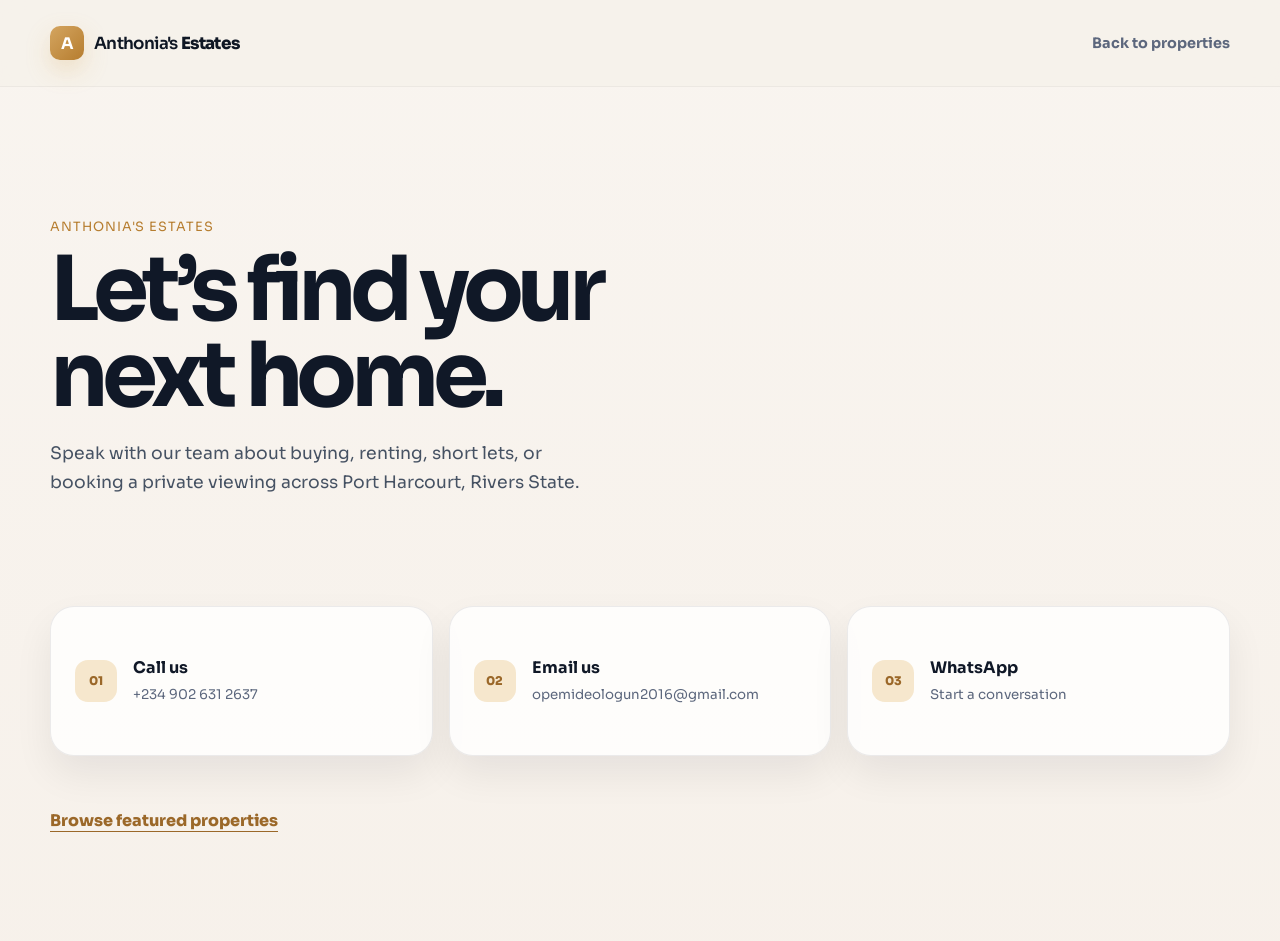
<file: index.html/contact.html>
<!DOCTYPE html>
<html lang="en">
  <head>
    <meta charset="UTF-8" />
    <meta name="viewport" content="width=device-width, initial-scale=1.0" />
    <meta name="description" content="Contact Anthonia's Estates for premium property guidance across Port Harcourt, Rivers State." />
    <title>Contact Anthonia's Estates</title>
    <link rel="preconnect" href="https://fonts.googleapis.com" />
    <link rel="preconnect" href="https://fonts.gstatic.com" crossorigin />
    <link href="https://fonts.googleapis.com/css2?family=Sora:wght@400;500;600;700;800&display=swap" rel="stylesheet" />
    <link rel="stylesheet" href="style.css" />
  </head>
  <body>
    <div class="page-shell">
      <header class="topbar">
        <nav class="nav container" aria-label="Main navigation">
          <a href="index.html" class="brand" aria-label="Anthonia's Estates home">
            <span class="brand-mark">A</span>
            <span class="brand-text">Anthonia's <strong>Estates</strong></span>
          </a>
          <a class="back-link" href="index.html">Back to properties</a>
        </nav>
      </header>

      <main class="contact-page container">
        <section class="contact-hero">
          <span class="eyebrow contact-eyebrow">Anthonia's Estates</span>
          <h1>Let’s find your next home.</h1>
          <p>Speak with our team about buying, renting, short lets, or booking a private viewing across Port Harcourt, Rivers State.</p>
        </section>

        <section class="contact-options" aria-label="Contact options">
          <a class="contact-option" href="tel:+2349026312637">
            <span class="contact-icon">01</span>
            <span><strong>Call us</strong><small>+234 902 631 2637</small></span>
          </a>
          <a class="contact-option" href="mailto:opemideologun2016@gmail.com">
            <span class="contact-icon">02</span>
            <span><strong>Email us</strong><small>opemideologun2016@gmail.com</small></span>
          </a>
          <a class="contact-option" href="https://wa.me/2349026312637" target="_blank" rel="noopener">
            <span class="contact-icon">03</span>
            <span><strong>WhatsApp</strong><small>Start a conversation</small></span>
          </a>
        </section>

        <a class="contact-home-link" href="index.html">Browse featured properties</a>
      </main>
    </div>
  </body>
</html>
</file>
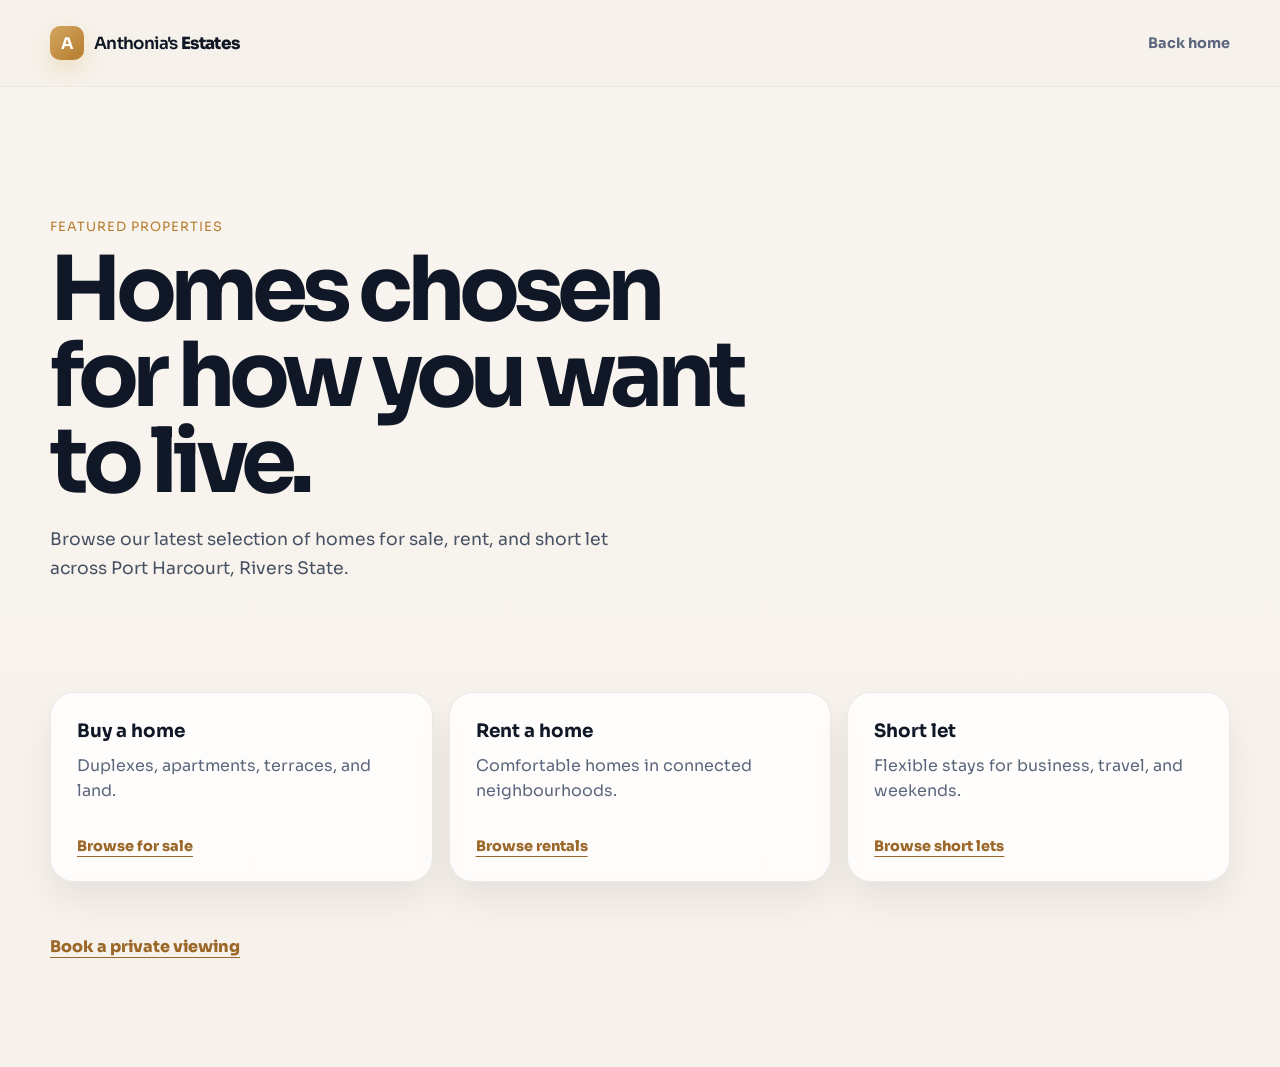
<file: index.html/properties.html>
<!DOCTYPE html>
<html lang="en">
  <head>
    <meta charset="UTF-8" />
    <meta name="viewport" content="width=device-width, initial-scale=1.0" />
    <title>Properties | Anthonia's Estates</title>
    <link rel="preconnect" href="https://fonts.googleapis.com" /><link rel="preconnect" href="https://fonts.gstatic.com" crossorigin />
    <link href="https://fonts.googleapis.com/css2?family=Sora:wght@400;500;600;700;800&display=swap" rel="stylesheet" /><link rel="stylesheet" href="style.css" />
  </head>
  <body><div class="page-shell"><header class="topbar"><nav class="nav container" aria-label="Main navigation"><a href="index.html" class="brand" aria-label="Anthonia's Estates home"><span class="brand-mark">A</span><span class="brand-text">Anthonia's <strong>Estates</strong></span></a><a class="back-link" href="index.html">Back home</a></nav></header>
    <main class="directory-page container"><section class="directory-hero"><span class="eyebrow contact-eyebrow">Featured properties</span><h1>Homes chosen for how you want to live.</h1><p>Browse our latest selection of homes for sale, rent, and short let across Port Harcourt, Rivers State.</p></section><section class="directory-grid property-directory" aria-label="Property categories"><article><strong>Buy a home</strong><span>Duplexes, apartments, terraces, and land.</span><a href="index.html#properties">Browse for sale</a></article><article><strong>Rent a home</strong><span>Comfortable homes in connected neighbourhoods.</span><a href="index.html#properties">Browse rentals</a></article><article><strong>Short let</strong><span>Flexible stays for business, travel, and weekends.</span><a href="index.html#properties">Browse short lets</a></article></section><a class="contact-home-link" href="visit.html">Book a private viewing</a></main>
  </div></body>
</html>
</file>
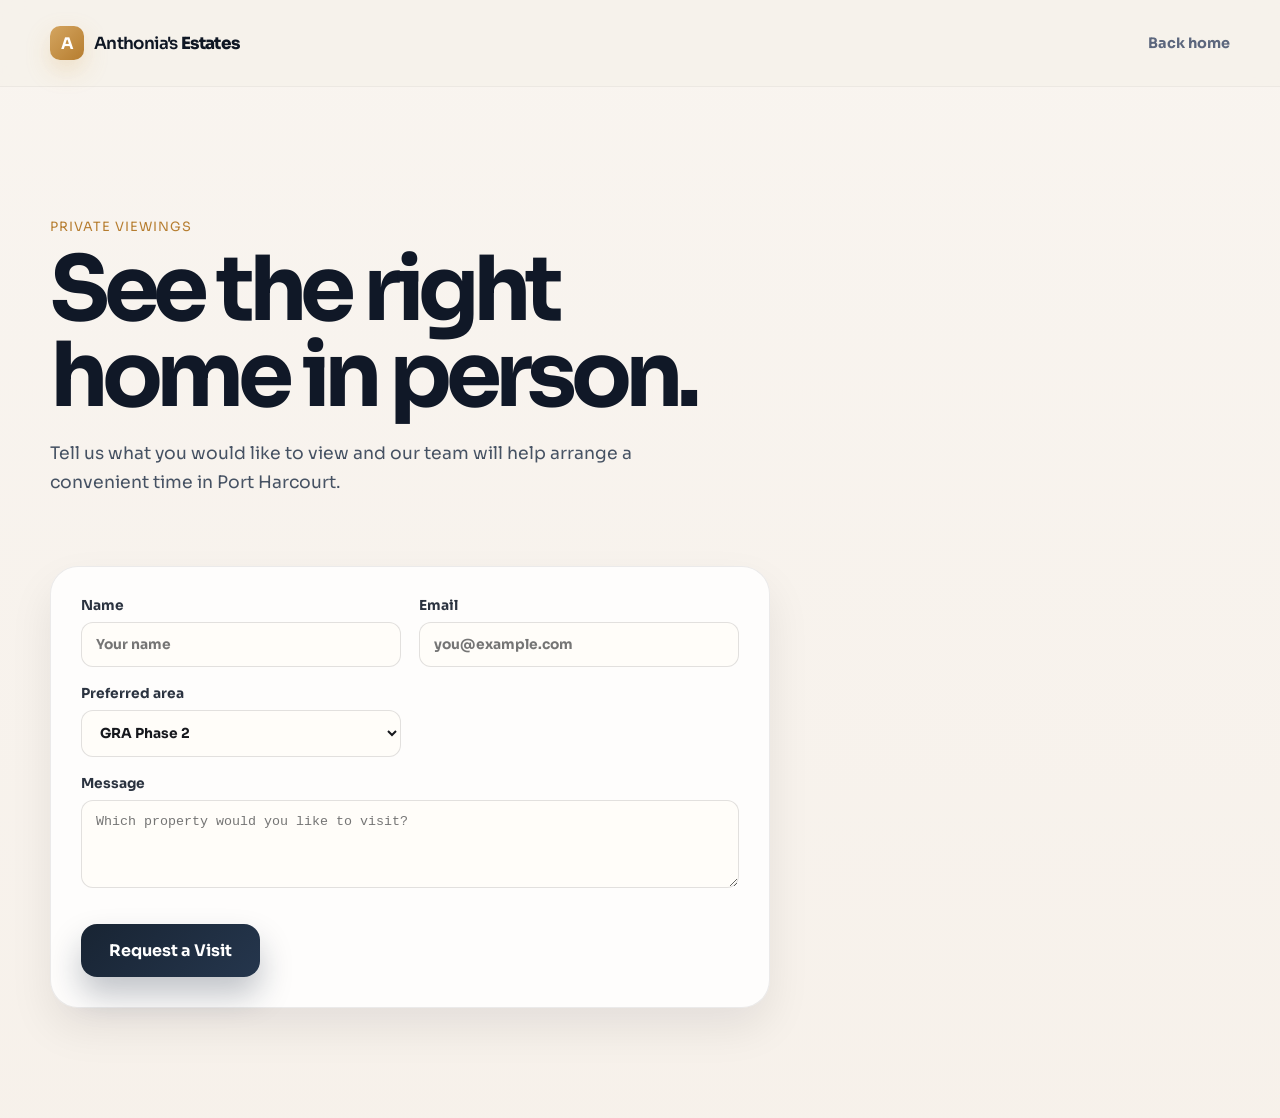
<file: index.html/visit.html>
<!DOCTYPE html>
<html lang="en">
  <head><meta charset="UTF-8" /><meta name="viewport" content="width=device-width, initial-scale=1.0" /><title>Book a Visit | Anthonia's Estates</title><link rel="preconnect" href="https://fonts.googleapis.com" /><link rel="preconnect" href="https://fonts.gstatic.com" crossorigin /><link href="https://fonts.googleapis.com/css2?family=Sora:wght@400;500;600;700;800&display=swap" rel="stylesheet" /><link rel="stylesheet" href="style.css" /></head>
  <body><div class="page-shell"><header class="topbar"><nav class="nav container" aria-label="Main navigation"><a href="index.html" class="brand" aria-label="Anthonia's Estates home"><span class="brand-mark">A</span><span class="brand-text">Anthonia's <strong>Estates</strong></span></a><a class="back-link" href="index.html">Back home</a></nav></header>
    <main class="visit-page container"><section class="directory-hero"><span class="eyebrow contact-eyebrow">Private viewings</span><h1>See the right home in person.</h1><p>Tell us what you would like to view and our team will help arrange a convenient time in Port Harcourt.</p></section><form class="visit-form"><label>Name<input required type="text" placeholder="Your name" /></label><label>Email<input required type="email" placeholder="you@example.com" /></label><label>Preferred area<select><option>GRA Phase 2</option><option>Old GRA</option><option>Peter Odili</option><option>Trans Amadi</option><option>Woji</option><option>Rumuola</option><option>Eliozu</option></select></label><label>Message<textarea rows="4" placeholder="Which property would you like to visit?"></textarea></label><button class="primary-btn" type="submit">Request a Visit</button><p class="form-success" hidden>Thank you. We will contact you to confirm your viewing.</p></form></main>
  </div><script>document.querySelector('.visit-form').addEventListener('submit', (event) => { event.preventDefault(); event.currentTarget.querySelector('.form-success').hidden = false; event.currentTarget.reset(); });</script></body>
</html>
</file>
<file: index.html/style.css>
:root {
  --bg: #f6f1eb;
  --panel: #fffdf9;
  --card: #ffffff;
  --shell: #f0e6db;
  --text: #16181d;
  --muted: #5c677d;
  --line: rgba(21, 26, 36, 0.08);
  --gold: #d7a85d;
  --gold-soft: #f6e7cd;
  --green: #1d7a55;
  --dark: #0f1724;
  --shadow: 0 24px 50px rgba(17, 18, 30, 0.12);
}

* {
  box-sizing: border-box;
}

html {
  scroll-behavior: smooth;
}

body {
  margin: 0;
  font-family: "Sora", sans-serif;
  background:
    linear-gradient(180deg, rgba(246, 240, 233, 0.7), rgba(246, 240, 233, 0.93)),
    url("https://images.unsplash.com/photo-1494526585095-c41746248156?auto=format&fit=crop&w=1800&q=80") center/cover no-repeat fixed;
  color: var(--text);
}

img {
  display: block;
  max-width: 100%;
}

a {
  color: inherit;
  text-decoration: none;
}

button,
input,
select {
  font: inherit;
}

button {
  cursor: pointer;
}

.page-shell {
  min-height: 100vh;
}

.container {
  width: min(1180px, calc(100% - 48px));
  margin: 0 auto;
}

.topbar {
  position: sticky;
  top: 0;
  z-index: 20;
  background: rgba(246, 241, 235, 0.92);
  backdrop-filter: blur(10px);
  border-bottom: 1px solid rgba(15, 17, 20, 0.04);
}

.nav {
  display: flex;
  align-items: center;
  justify-content: space-between;
  min-height: 86px;
  padding: 10px 0;
}

.nav-panel {
  width: min(1180px, calc(100% - 48px));
  margin: 0 auto 12px;
  display: none;
  gap: 10px;
  padding: 12px 14px;
  border-radius: 18px;
  background: rgba(255, 255, 255, 0.8);
  border: 1px solid rgba(17, 18, 30, 0.06);
  box-shadow: 0 12px 30px rgba(17, 18, 30, 0.06);
}

.nav-panel.is-open {
  display: flex;
  flex-wrap: wrap;
}

.nav-panel a {
  padding: 10px 12px;
  border-radius: 12px;
  color: #2b3340;
  font-weight: 600;
}

.nav-panel a:hover {
  background: rgba(215, 168, 93, 0.12);
  color: #1d1710;
}

.brand {
  display: inline-flex;
  align-items: center;
  gap: 10px;
  font-weight: 600;
  letter-spacing: -0.04em;
  color: var(--dark);
}

.brand-mark {
  display: inline-grid;
  place-items: center;
  width: 34px;
  height: 34px;
  border-radius: 10px;
  background: linear-gradient(135deg, #d4a560, #b67d2f);
  color: #fff;
  font-weight: 700;
  box-shadow: 0 10px 25px rgba(215, 168, 93, 0.28);
}

.brand-text {
  font-size: 1.05rem;
}

.brand-text strong {
  font-weight: 800;
}

.menu-button {
  width: 54px;
  height: 54px;
  border-radius: 14px;
  border: 1px solid rgba(17, 18, 30, 0.08);
  background: rgba(255, 255, 255, 0.72);
  display: inline-flex;
  align-items: center;
  justify-content: center;
  flex-direction: column;
  gap: 5px;
  box-shadow: inset 0 0 0 1px rgba(17, 18, 30, 0.02);
  transition: all 0.2s ease;
}

.menu-button:hover {
  background: rgba(255, 255, 255, 0.9);
}

.menu-button:active {
  transform: scale(0.97);
}

.menu-button.is-open {
  background: rgba(215, 168, 93, 0.18);
  border-color: rgba(215, 168, 93, 0.35);
}

.menu-button span {
  width: 22px;
  height: 2px;
  background: var(--dark);
  border-radius: 50px;
}

.hero {
  display: grid;
  grid-template-columns: 1.06fr 1.24fr;
  gap: 34px;
  align-items: center;
  padding: 18px 0 22px;
}

.hero-media {
  position: relative;
  min-height: 620px;
  overflow: hidden;
  border-radius: 34px;
  box-shadow: 0 22px 52px rgba(17, 18, 30, 0.12);
  border: 1px solid rgba(255, 255, 255, 0.45);
}

.hero-media img {
  width: 100%;
  height: 100%;
  min-height: 620px;
  object-fit: cover;
  border-radius: 34px;
  filter: saturate(1.05) contrast(1.04);
}

.hero-copy {
  padding: 12px 0;
}

.hero-copy h1 {
  margin: 0;
  font-size: clamp(2.8rem, 4.2vw, 5rem);
  line-height: 0.93;
  letter-spacing: -0.065em;
  font-weight: 800;
  color: #101827;
  text-shadow: 0 1px 0 rgba(255,255,255,0.5);
}

.hero-copy p {
  margin: 22px 0 26px;
  max-width: 560px;
  color: #465263;
  font-size: 1.08rem;
  line-height: 1.7;
}

.tab-row {
  display: inline-flex;
  gap: 10px;
  padding: 8px;
  border-radius: 20px;
  background: rgba(255, 255, 255, 0.6);
  box-shadow: inset 0 0 0 1px rgba(17, 18, 30, 0.04);
}

.tab {
  border: 0;
  background: transparent;
  padding: 10px 18px;
  border-radius: 14px;
  color: var(--muted);
  font-weight: 600;
  transition: all 0.2s ease;
}

.tab:hover {
  background: rgba(255, 255, 255, 0.35);
}

.tab:active {
  transform: translateY(1px) scale(0.99);
}

.tab.active {
  background: var(--dark);
  color: #fff;
  box-shadow: 0 12px 22px rgba(18, 22, 30, 0.15);
}

.tab:focus-visible,
.primary-btn:focus-visible,
.menu-button:focus-visible,
.popular-tags button:focus-visible,
.save-btn:focus-visible,
.agent-row button:focus-visible,
.cta-card button:focus-visible {
  outline: 3px solid rgba(215, 168, 93, 0.55);
  outline-offset: 2px;
}

.search-panel {
  margin-top: 24px;
  padding: 20px 20px 18px;
  border-radius: 28px;
  border: 1px solid rgba(17, 18, 30, 0.06);
  background: rgba(255, 255, 255, 0.74);
  box-shadow: 0 20px 45px rgba(18, 22, 30, 0.09);
  backdrop-filter: blur(4px);
}

.search-grid {
  display: grid;
  grid-template-columns: repeat(4, minmax(0, 1fr));
  gap: 16px;
}

.search-panel label {
  display: block;
  color: var(--muted);
}

.search-panel label > span {
  display: inline-block;
  margin-bottom: 8px;
  font-size: 0.74rem;
  font-weight: 700;
  letter-spacing: 0.04em;
  text-transform: uppercase;
  color: #374151;
}

.search-panel select,
.search-panel input {
  width: 100%;
  border: 1px solid rgba(17, 18, 30, 0.09);
  background: rgba(248, 247, 246, 0.86);
  border-radius: 14px;
  padding: 14px 16px;
  color: var(--text);
  font-size: 0.96rem;
  outline: none;
}

.range-inputs {
  display: flex;
  align-items: center;
  gap: 8px;
  border: 1px solid rgba(17, 18, 30, 0.09);
  background: rgba(248, 247, 246, 0.86);
  border-radius: 14px;
  padding: 6px 10px;
}

.range-inputs input {
  border: none;
  background: transparent;
  padding: 10px 8px;
}

.range-inputs span {
  color: #8190a6;
}

.primary-btn {
  display: inline-flex;
  align-items: center;
  justify-content: center;
  gap: 10px;
  margin-top: 18px;
  border: 0;
  border-radius: 16px;
  background: linear-gradient(135deg, #182433, #25364d);
  color: #fff;
  padding: 16px 28px;
  font-weight: 700;
  box-shadow: 0 18px 32px rgba(20, 34, 57, 0.26);
  transition: transform 0.2s ease, box-shadow 0.2s ease;
}

.primary-btn:hover {
  transform: translateY(-1px);
  box-shadow: 0 20px 34px rgba(20, 34, 57, 0.3);
}

.primary-btn svg {
  width: 18px;
  height: 18px;
  fill: currentColor;
}

.popular-tags {
  margin-top: 18px;
  display: flex;
  flex-wrap: wrap;
  gap: 10px 12px;
  align-items: center;
  color: var(--muted);
}

.popular-tags span {
  font-weight: 600;
  color: #2b3240;
}

.popular-tags button {
  border: 1px solid rgba(17, 18, 30, 0.08);
  background: rgba(255, 255, 255, 0.55);
  border-radius: 999px;
  color: var(--muted);
  padding: 8px 12px;
  transition: all 0.2s ease;
}

.popular-tags button:hover {
  border-color: rgba(17, 18, 30, 0.16);
  transform: translateY(-1px);
}

.popular-tags button.selected {
  background: rgba(215, 168, 93, 0.16);
  border-color: rgba(215, 168, 93, 0.35);
  color: #1d1710;
}

section {
  padding-top: 40px;
  padding-bottom: 20px;
}

.section-heading {
  margin-bottom: 22px;
}

.section-heading h2 {
  margin: 0 0 8px;
  font-size: clamp(2rem, 3vw, 2.8rem);
  letter-spacing: -0.05em;
}

.section-heading p {
  margin: 0;
  color: var(--muted);
  font-size: 1.02rem;
}

.areas {
  padding-top: 80px;
}

.area-grid {
  display: grid;
  grid-template-columns: repeat(3, minmax(0, 1fr));
  gap: 22px;
}

.area-card {
  position: relative;
  overflow: hidden;
  border-radius: 28px;
  background: var(--card);
  box-shadow: 0 18px 34px rgba(17, 18, 30, 0.07);
}

.area-card img {
  width: 100%;
  height: 100%;
  min-height: 290px;
  object-fit: cover;
}

.area-content {
  position: absolute;
  inset: auto 0 0 0;
  padding: 20px 20px 18px;
  background: linear-gradient(180deg, rgba(11, 15, 29, 0.1), rgba(11, 15, 29, 0.82));
  color: #fff;
}

.area-content span {
  display: inline-block;
  font-size: 0.74rem;
  opacity: 0.9;
  letter-spacing: 0.04em;
  text-transform: uppercase;
}

.area-content h3 {
  margin: 8px 0 6px;
  font-size: 1.8rem;
  line-height: 1;
  letter-spacing: -0.05em;
}

.area-content small {
  display: block;
  opacity: 0.9;
  margin-bottom: 12px;
}

.area-content a {
  font-weight: 700;
  display: inline-flex;
  align-items: center;
  gap: 10px;
}

.area-content a::after {
  content: "→";
  font-size: 1.2rem;
}

.featured {
  padding-top: 80px;
}

.property-grid {
  display: grid;
  grid-template-columns: repeat(3, minmax(0, 1fr));
  gap: 24px;
}

.property-card {
  overflow: hidden;
  border-radius: 28px;
  border: 1px solid rgba(17, 18, 30, 0.06);
  background: var(--card);
  box-shadow: 0 18px 38px rgba(17, 18, 30, 0.06);
  transition: transform 0.2s ease, box-shadow 0.2s ease;
}

.property-card:hover {
  transform: translateY(-4px);
  box-shadow: 0 22px 42px rgba(17, 18, 30, 0.1);
}

.property-card:active {
  transform: translateY(-1px);
}

.property-card.is-hidden {
  display: none;
}

.property-empty {
  display: none;
  grid-column: 1 / -1;
  padding: 28px 20px;
  border-radius: 24px;
  background: rgba(255, 255, 255, 0.74);
  border: 1px dashed rgba(17, 18, 30, 0.12);
  color: var(--muted);
  text-align: center;
  font-weight: 600;
}

.property-empty.is-visible {
  display: block;
}

.card-media {
  position: relative;
  min-height: 260px;
}

.card-media img {
  width: 100%;
  height: 260px;
  object-fit: cover;
}

.save-btn {
  position: absolute;
  top: 16px;
  right: 16px;
  width: 42px;
  height: 42px;
  display: grid;
  place-items: center;
  border-radius: 12px;
  border: 0;
  background: rgba(255, 255, 255, 0.82);
  transition: all 0.2s ease;
}

.save-btn:hover {
  transform: scale(1.03);
}

.save-btn:active {
  transform: scale(0.96);
}

.save-btn svg {
  width: 18px;
  height: 18px;
  fill: currentColor;
  color: var(--dark);
}

.save-btn.is-active {
  background: rgba(212, 45, 63, 0.12);
}

.save-btn.is-active svg {
  color: #d42d3f;
  fill: currentColor;
}

.menu-button.is-open {
  background: rgba(215, 168, 93, 0.18);
  border-color: rgba(215, 168, 93, 0.35);
}

.nav-open {
  padding-bottom: 8px;
}

.verified-pill {
  position: absolute;
  left: 16px;
  top: 16px;
  display: inline-flex;
  align-items: center;
  gap: 8px;
  padding: 8px 10px;
  border-radius: 999px;
  background: rgba(16, 24, 38, 0.7);
  color: #fff;
  font-size: 0.72rem;
  font-weight: 600;
}

.verified-pill svg {
  width: 14px;
  height: 14px;
  fill: currentColor;
}

.listing-tag {
  position: absolute;
  right: 16px;
  bottom: 16px;
  display: inline-flex;
  align-items: center;
  justify-content: center;
  min-width: 98px;
  padding: 9px 12px;
  border-radius: 999px;
  background: rgba(255, 255, 255, 0.8);
  color: var(--dark);
  font-weight: 700;
}

.property-info {
  padding: 18px 18px 20px;
}

.property-type {
  display: inline-block;
  margin-bottom: 8px;
  font-size: 0.74rem;
  font-weight: 700;
  text-transform: uppercase;
  letter-spacing: 0.08em;
  color: var(--gold);
}

.property-info h3 {
  margin: 0 0 10px;
  font-size: 1.7rem;
  line-height: 1.1;
  letter-spacing: -0.05em;
}

.location-line {
  display: flex;
  align-items: center;
  gap: 8px;
  color: var(--muted);
  font-size: 0.96rem;
}

.location-line svg,
.features svg {
  width: 16px;
  height: 16px;
  fill: currentColor;
}

.price {
  margin: 14px 0;
  font-size: 1.8rem;
  font-weight: 800;
  letter-spacing: -0.05em;
}

.features {
  display: flex;
  flex-wrap: wrap;
  gap: 12px;
  color: var(--muted);
  font-size: 0.92rem;
}

.features span {
  display: inline-flex;
  align-items: center;
  gap: 6px;
  background: rgba(243, 238, 233, 0.8);
  border-radius: 999px;
  padding: 8px 10px;
}

.agent-row {
  margin-top: 18px;
  display: flex;
  align-items: center;
  justify-content: space-between;
  gap: 12px;
}

.agent-meta {
  display: flex;
  align-items: center;
  gap: 10px;
}

.agent-meta img {
  width: 42px;
  height: 42px;
  border-radius: 50%;
  object-fit: cover;
}

.agent-meta strong {
  display: block;
  font-size: 0.9rem;
}

.agent-meta small {
  color: var(--muted);
}

.agent-row button {
  border: 0;
  background: #f3eadf;
  color: var(--dark);
  border-radius: 12px;
  padding: 10px 14px;
  font-weight: 700;
}

.benefits {
  padding-top: 90px;
}

.benefit-grid {
  display: grid;
  grid-template-columns: repeat(3, minmax(0, 1fr));
  gap: 24px;
}

.benefit-card {
  border: 1px solid rgba(17, 18, 30, 0.06);
  background: rgba(255, 255, 255, 0.65);
  border-radius: 28px;
  padding: 28px 22px;
  box-shadow: 0 18px 30px rgba(17, 18, 30, 0.04);
}

.icon-wrap {
  width: 58px;
  height: 58px;
  display: grid;
  place-items: center;
  border-radius: 18px;
  background: linear-gradient(135deg, var(--gold-soft), #f8f3ea);
  color: #735b2c;
  margin-bottom: 18px;
}

.icon-wrap svg {
  width: 28px;
  height: 28px;
  fill: currentColor;
}

.benefit-card h3 {
  margin: 0 0 10px;
  font-size: 1.45rem;
  letter-spacing: -0.04em;
}

.benefit-card p {
  margin: 0;
  color: var(--muted);
  line-height: 1.7;
}

.testimonials {
  padding-top: 90px;
}

.testimonial-grid {
  display: grid;
  grid-template-columns: repeat(3, minmax(0, 1fr));
  gap: 20px;
}

.testimonial-card {
  padding: 24px 22px 20px;
  border-radius: 26px;
  border: 1px solid rgba(17, 18, 30, 0.06);
  background: rgba(255, 255, 255, 0.7);
  box-shadow: 0 18px 32px rgba(17, 18, 30, 0.04);
}

.testimonial-card p {
  margin: 0 0 20px;
  color: #2a3340;
  line-height: 1.75;
  font-size: 1.04rem;
}

.testimonial-person {
  display: flex;
  flex-direction: column;
  gap: 4px;
}

.testimonial-person strong {
  font-weight: 700;
}

.testimonial-person span {
  color: var(--muted);
  font-size: 0.9rem;
}

.cta {
  scroll-margin-top: 112px;
  padding-top: 95px;
  padding-bottom: 80px;
}

.cta-card {
  display: flex;
  align-items: center;
  justify-content: space-between;
  gap: 22px;
  padding: 26px 30px;
  background: linear-gradient(135deg, #201d20, #162534);
  border-radius: 34px;
  color: white;
  box-shadow: 0 28px 54px rgba(18, 22, 30, 0.18);
}

.eyebrow {
  display: block;
  margin-bottom: 8px;
  color: #d8dfe7;
  font-size: 0.8rem;
  text-transform: uppercase;
  letter-spacing: 0.08em;
}

.cta-card h2 {
  margin: 0;
  max-width: 580px;
  font-size: clamp(2rem, 3vw, 3rem);
  letter-spacing: -0.05em;
  line-height: 1.05;
}

.contact-details {
  display: flex;
  flex-wrap: wrap;
  gap: 10px 18px;
  margin-top: 22px;
  color: #d8dfe7;
  font-size: 0.9rem;
}

.contact-details a {
  text-decoration: underline;
  text-decoration-color: rgba(215, 168, 93, 0.7);
  text-underline-offset: 4px;
}

.contact-details a:hover {
  color: #ffffff;
}

.cta-card button {
  white-space: nowrap;
  border: 0;
  border-radius: 16px;
  padding: 16px 22px;
  background: linear-gradient(135deg, #d9a756, #c79145);
  color: #1d1710;
  font-weight: 800;
  box-shadow: 0 18px 30px rgba(201, 145, 69, 0.26);
  transition: transform 0.2s ease;
}

.cta-card button:hover {
  transform: translateY(-1px);
}

.site-footer {
  padding: 0 0 46px;
}

.footer-inner {
  display: flex;
  align-items: center;
  justify-content: space-between;
  gap: 22px;
  padding-top: 18px;
  border-top: 1px solid rgba(17, 18, 30, 0.08);
}

.footer-brand {
  margin-bottom: 8px;
}

.site-footer p {
  margin: 0;
  color: var(--muted);
}

.footer-links {
  display: flex;
  align-items: center;
  gap: 18px;
  color: var(--muted);
  font-weight: 600;
}

.back-link {
  color: #5c677d;
  font-size: 0.9rem;
  font-weight: 700;
}

.back-link:hover {
  color: #1d1710;
}

.contact-page {
  padding: 92px 0 110px;
}

.contact-hero {
  max-width: 700px;
  margin-bottom: 48px;
}

.contact-eyebrow {
  color: #b67d2f;
}

.contact-hero h1 {
  margin: 12px 0 20px;
  color: #101827;
  font-size: clamp(2.8rem, 7vw, 6.4rem);
  letter-spacing: -0.07em;
  line-height: 0.96;
}

.contact-hero p {
  max-width: 560px;
  margin: 0;
  color: #465263;
  font-size: 1.08rem;
  line-height: 1.7;
}

.contact-options {
  display: grid;
  grid-template-columns: repeat(3, minmax(0, 1fr));
  gap: 16px;
}

.contact-option {
  display: flex;
  align-items: center;
  gap: 16px;
  min-height: 150px;
  padding: 24px;
  border: 1px solid rgba(17, 18, 30, 0.08);
  border-radius: 24px;
  background: rgba(255, 255, 255, 0.8);
  box-shadow: 0 18px 38px rgba(17, 18, 30, 0.07);
  transition: transform 0.2s ease, border-color 0.2s ease;
}

.contact-option:hover {
  transform: translateY(-4px);
  border-color: rgba(215, 168, 93, 0.6);
}

.contact-option strong,
.contact-option small {
  display: block;
}

.contact-option strong {
  color: #101827;
  font-size: 1rem;
}

.contact-option small {
  margin-top: 7px;
  color: #5c677d;
  line-height: 1.45;
}

.contact-icon {
  display: grid;
  flex: 0 0 42px;
  place-items: center;
  width: 42px;
  height: 42px;
  border-radius: 13px;
  background: #f6e7cd;
  color: #9b6829;
  font-size: 0.75rem;
  font-weight: 800;
}

.contact-home-link {
  display: inline-flex;
  margin-top: 34px;
  color: #9b6829;
  font-weight: 800;
  text-decoration: underline;
  text-underline-offset: 5px;
}

.directory-page,
.visit-page {
  padding: 92px 0 110px;
}

.directory-hero {
  max-width: 720px;
  margin-bottom: 48px;
}

.directory-hero h1 {
  margin: 12px 0 20px;
  color: #101827;
  font-size: clamp(2.8rem, 7vw, 6.4rem);
  letter-spacing: -0.07em;
  line-height: 0.96;
}

.directory-hero p {
  max-width: 590px;
  margin: 0;
  color: #465263;
  font-size: 1.08rem;
  line-height: 1.7;
}

.directory-grid {
  display: grid;
  grid-template-columns: repeat(3, minmax(0, 1fr));
  gap: 16px;
}

.directory-grid article {
  display: flex;
  min-height: 190px;
  flex-direction: column;
  align-items: flex-start;
  padding: 26px;
  border: 1px solid rgba(17, 18, 30, 0.08);
  border-radius: 24px;
  background: rgba(255, 255, 255, 0.8);
  box-shadow: 0 18px 38px rgba(17, 18, 30, 0.07);
}

.directory-grid article img {
  width: calc(100% + 52px);
  height: 150px;
  margin: -26px -26px 22px;
  border-radius: 23px 23px 0 0;
  object-fit: cover;
}

.directory-grid article strong {
  color: #101827;
  font-size: 1.15rem;
}

.directory-grid article span {
  margin-top: 12px;
  color: #5c677d;
  line-height: 1.55;
}

.directory-grid article a {
  margin-top: auto;
  padding-top: 24px;
  color: #9b6829;
  font-size: 0.9rem;
  font-weight: 800;
  text-decoration: underline;
  text-underline-offset: 5px;
}

.property-directory {
  grid-template-columns: repeat(3, minmax(0, 1fr));
}

.visit-form {
  display: grid;
  max-width: 720px;
  grid-template-columns: repeat(2, minmax(0, 1fr));
  gap: 18px;
  padding: 30px;
  border-radius: 28px;
  background: rgba(255, 255, 255, 0.82);
  border: 1px solid rgba(17, 18, 30, 0.08);
  box-shadow: 0 20px 44px rgba(17, 18, 30, 0.08);
}

.visit-form label {
  display: grid;
  gap: 8px;
  color: #2b3340;
  font-size: 0.86rem;
  font-weight: 700;
}

.visit-form label:nth-of-type(4),
.visit-form .primary-btn,
.form-success {
  grid-column: 1 / -1;
}

.visit-form input,
.visit-form select,
.visit-form textarea {
  width: 100%;
  padding: 13px 14px;
  border: 1px solid rgba(17, 18, 30, 0.12);
  border-radius: 12px;
  background: #fffdf9;
  color: #16181d;
  outline: none;
}

.visit-form textarea {
  resize: vertical;
}

.visit-form input:focus,
.visit-form select:focus,
.visit-form textarea:focus {
  border-color: rgba(215, 168, 93, 0.8);
  box-shadow: 0 0 0 3px rgba(215, 168, 93, 0.14);
}

.visit-form .primary-btn {
  justify-self: start;
}

.form-success {
  margin: 0;
  color: #1d7a55;
  font-size: 0.9rem;
  font-weight: 700;
}

.listing-page {
  padding: 92px 0 110px;
}

.listing-page h1 {
  max-width: 760px;
  margin: 12px 0 20px;
  color: #101827;
  font-size: clamp(2.8rem, 7vw, 6.4rem);
  letter-spacing: -0.07em;
  line-height: 0.96;
}

.listing-page > p {
  max-width: 590px;
  margin: 0 0 48px;
  color: #465263;
  font-size: 1.08rem;
  line-height: 1.7;
}

.listing-grid {
  display: grid;
  grid-template-columns: repeat(2, minmax(0, 1fr));
  gap: 18px;
}

.listing-grid article {
  overflow: hidden;
  border: 1px solid rgba(17, 18, 30, 0.08);
  border-radius: 26px;
  background: rgba(255, 255, 255, 0.82);
  box-shadow: 0 18px 38px rgba(17, 18, 30, 0.07);
}

.listing-grid img {
  width: 100%;
  height: 280px;
  object-fit: cover;
}

.listing-grid strong,
.listing-grid span {
  display: block;
  padding-right: 24px;
  padding-left: 24px;
}

.listing-grid strong {
  padding-top: 22px;
  color: #101827;
  font-size: 1.1rem;
}

.listing-grid span {
  padding-top: 8px;
  padding-bottom: 24px;
  color: #5c677d;
  line-height: 1.5;
}

@media (max-width: 998px) {
  .hero {
    grid-template-columns: 1fr;
  }

  .hero-media {
    order: -1;
    min-height: 460px;
  }

  .hero-media img {
    min-height: 460px;
  }

  .area-grid,
  .property-grid,
  .benefit-grid,
  .testimonial-grid {
    grid-template-columns: repeat(2, minmax(0, 1fr));
  }

  .search-grid {
    grid-template-columns: repeat(2, minmax(0, 1fr));
  }

  .contact-options {
    grid-template-columns: 1fr;
  }

  .directory-grid,
  .property-directory {
    grid-template-columns: repeat(2, minmax(0, 1fr));
  }

  .listing-grid {
    grid-template-columns: 1fr;
  }
}

@media (max-width: 640px) {
  .container {
    width: min(100% - 24px, 1180px);
  }

  .nav {
    min-height: 72px;
  }

  .brand-text {
    font-size: 0.95rem;
  }

  .hero-copy h1 {
    letter-spacing: -0.04em;
  }

  .tab-row {
    width: 100%;
    display: grid;
    grid-template-columns: repeat(3, 1fr);
  }

  .search-grid,
  .area-grid,
  .property-grid,
  .benefit-grid,
  .testimonial-grid,
  .directory-grid,
  .property-directory {
    grid-template-columns: 1fr;
  }

  .visit-form {
    grid-template-columns: 1fr;
    padding: 22px;
  }

  .listing-grid img {
    height: 220px;
  }

  .cta-card,
  .footer-inner {
    flex-direction: column;
    align-items: flex-start;
  }

  .cta-card button {
    width: 100%;
  }
}
</file>
